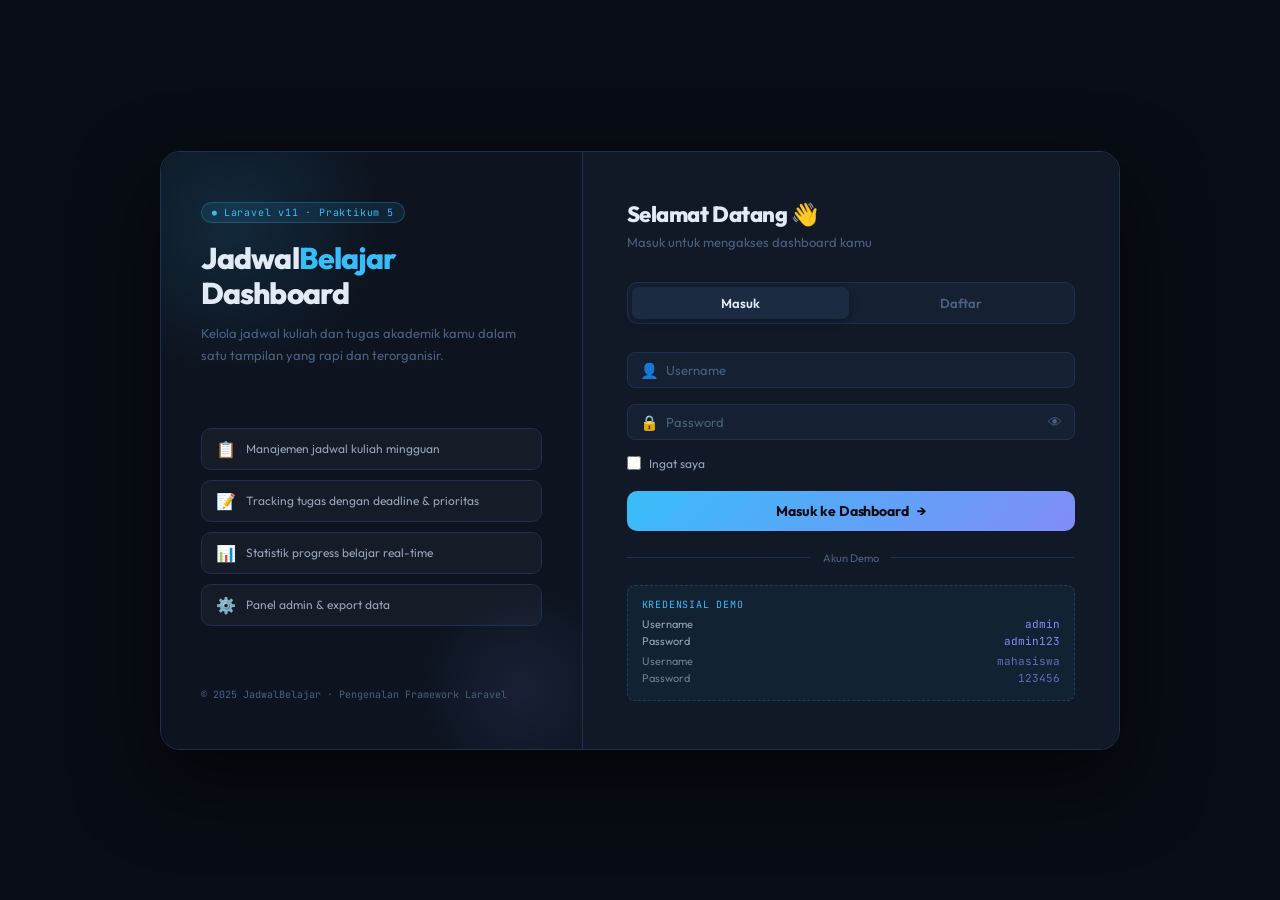
<file: jadwal-belajar-laravel.html>
<!DOCTYPE html>
<html lang="id">
<head>
<meta charset="UTF-8">
<meta name="viewport" content="width=device-width, initial-scale=1.0">
<title>Jadwal Belajar — Laravel App</title>
<link href="https://fonts.googleapis.com/css2?family=JetBrains+Mono:wght@400;600;700&family=Outfit:wght@300;400;500;600;700;800&display=swap" rel="stylesheet">
<style>
:root {
  --bg:       #080c14;
  --bg2:      #0d1420;
  --surface:  #111927;
  --surface2: #162033;
  --surface3: #1c2a42;
  --border:   #1e3050;
  --border2:  #243860;
  --accent:   #38bdf8;
  --accent2:  #818cf8;
  --green:    #34d399;
  --yellow:   #fbbf24;
  --red:      #f87171;
  --orange:   #fb923c;
  --text:     #e2eaf6;
  --text2:    #94a3b8;
  --text3:    #4a6080;
  --mono:     'JetBrains Mono', monospace;
  --sans:     'Outfit', sans-serif;
  --radius:   12px;
  --shadow:   0 8px 32px rgba(0,0,0,0.4);
}
*, *::before, *::after { box-sizing: border-box; margin: 0; padding: 0; }
body { background: var(--bg); color: var(--text); font-family: var(--sans); min-height: 100vh; overflow-x: hidden; }

.bg-grid {
  position: fixed; inset: 0; z-index: 0; pointer-events: none;
  background-image: linear-gradient(rgba(56,189,248,.03) 1px, transparent 1px), linear-gradient(90deg, rgba(56,189,248,.03) 1px, transparent 1px);
  background-size: 36px 36px;
}
.bg-glow { position: fixed; border-radius: 50%; filter: blur(120px); pointer-events: none; z-index: 0; }
.glow-1 { width:600px;height:600px; background:rgba(56,189,248,.05); top:-200px;left:-200px; }
.glow-2 { width:500px;height:500px; background:rgba(129,140,248,.04); bottom:-100px;right:-100px; }

.app { position: relative; z-index: 1; display: flex; min-height: 100vh; }

/* SIDEBAR */
.sidebar { width:240px;flex-shrink:0;background:var(--bg2);border-right:1px solid var(--border);display:flex;flex-direction:column;position:sticky;top:0;height:100vh;overflow:hidden; }
.sidebar-logo { padding:28px 20px 20px;border-bottom:1px solid var(--border); }
.logo-badge { display:inline-flex;align-items:center;gap:6px;background:rgba(56,189,248,.1);border:1px solid rgba(56,189,248,.25);color:var(--accent);font-family:var(--mono);font-size:10px;padding:3px 8px;border-radius:100px;margin-bottom:10px;letter-spacing:.08em; }
.logo-badge::before { content:'●';animation:blink 2s infinite;font-size:8px; }
@keyframes blink { 0%,100%{opacity:1}50%{opacity:.3} }
.logo-title { font-size:17px;font-weight:800;color:var(--text);letter-spacing:-.02em; }
.logo-title span { color:var(--accent); }
.logo-sub { font-size:11px;color:var(--text3);margin-top:2px;font-family:var(--mono); }
.sidebar-nav { padding:16px 12px;flex:1; }
.nav-label { font-family:var(--mono);font-size:9px;color:var(--text3);text-transform:uppercase;letter-spacing:.12em;padding:0 8px;margin-bottom:6px;margin-top:14px; }
.nav-item { display:flex;align-items:center;gap:10px;padding:9px 12px;border-radius:8px;cursor:pointer;color:var(--text2);font-size:13px;font-weight:500;transition:all .15s;margin-bottom:2px;border:1px solid transparent; }
.nav-item:hover { background:var(--surface);color:var(--text); }
.nav-item.active { background:rgba(56,189,248,.1);color:var(--accent);border-color:rgba(56,189,248,.2); }
.nav-item .nav-badge { margin-left:auto;background:var(--red);color:#fff;font-family:var(--mono);font-size:10px;padding:1px 7px;border-radius:100px;min-width:20px;text-align:center; }
.nav-icon { font-size:15px;width:20px;text-align:center; }
.sidebar-footer { padding:14px 20px;border-top:1px solid var(--border);font-family:var(--mono);font-size:10px;color:var(--text3); }

/* MAIN */
.main { flex:1;display:flex;flex-direction:column;min-width:0; }
.topbar { height:60px;border-bottom:1px solid var(--border);display:flex;align-items:center;justify-content:space-between;padding:0 28px;background:rgba(8,12,20,.8);backdrop-filter:blur(12px);position:sticky;top:0;z-index:10; }
.topbar-title { font-size:15px;font-weight:700;color:var(--text);letter-spacing:-.01em; }
.topbar-sub { font-size:11px;color:var(--text3);font-family:var(--mono);margin-top:1px; }
.topbar-actions { display:flex;gap:8px;align-items:center; }

/* BUTTONS */
.btn { display:inline-flex;align-items:center;gap:7px;padding:8px 16px;border-radius:8px;font-family:var(--sans);font-size:13px;font-weight:600;cursor:pointer;border:none;transition:all .15s;letter-spacing:-.01em; }
.btn-primary { background:var(--accent);color:#080c14; }
.btn-primary:hover { background:#7dd3fc;transform:translateY(-1px);box-shadow:0 4px 16px rgba(56,189,248,.3); }
.btn-ghost { background:transparent;color:var(--text2);border:1px solid var(--border2); }
.btn-ghost:hover { background:var(--surface);color:var(--text); }
.btn-danger { background:rgba(248,113,113,.1);color:var(--red);border:1px solid rgba(248,113,113,.25); }
.btn-danger:hover { background:rgba(248,113,113,.2); }
.btn-success { background:rgba(52,211,153,.1);color:var(--green);border:1px solid rgba(52,211,153,.25); }
.btn-success:hover { background:rgba(52,211,153,.2); }
.btn-warn { background:rgba(251,191,36,.1);color:var(--yellow);border:1px solid rgba(251,191,36,.25); }
.btn-warn:hover { background:rgba(251,191,36,.2); }
.btn-purple { background:rgba(129,140,248,.1);color:var(--accent2);border:1px solid rgba(129,140,248,.25); }
.btn-purple:hover { background:rgba(129,140,248,.2); }
.btn-sm { padding:5px 10px;font-size:11px;border-radius:6px; }

/* CONTENT */
.content { padding:28px;flex:1; }
.view { display:none; }
.view.active { display:block;animation:fadeIn .25s ease; }
@keyframes fadeIn { from{opacity:0;transform:translateY(6px)}to{opacity:1;transform:none} }

/* STATS */
.stats-row { display:grid;grid-template-columns:repeat(4,1fr);gap:14px;margin-bottom:28px; }
.stat-card { background:var(--surface);border:1px solid var(--border);border-radius:var(--radius);padding:18px 20px;transition:border-color .2s; }
.stat-card:hover { border-color:var(--border2); }
.stat-card-label { font-family:var(--mono);font-size:10px;color:var(--text3);text-transform:uppercase;letter-spacing:.1em;margin-bottom:8px; }
.stat-card-val { font-size:26px;font-weight:800;letter-spacing:-.03em; }
.stat-card-val.c-accent{color:var(--accent)}.stat-card-val.c-green{color:var(--green)}.stat-card-val.c-yellow{color:var(--yellow)}.stat-card-val.c-purple{color:var(--accent2)}.stat-card-val.c-red{color:var(--red)}.stat-card-val.c-orange{color:var(--orange)}
.stat-card-sub { font-size:11px;color:var(--text3);margin-top:4px; }

/* TABLE */
.table-wrap { background:var(--surface);border:1px solid var(--border);border-radius:var(--radius);overflow:hidden; }
.table-head { display:flex;align-items:center;justify-content:space-between;padding:16px 20px;border-bottom:1px solid var(--border);gap:12px;flex-wrap:wrap; }
.table-head-title { font-size:14px;font-weight:700;color:var(--text); }
.search-box { display:flex;align-items:center;gap:8px;background:var(--surface2);border:1px solid var(--border);border-radius:8px;padding:6px 12px; }
.search-box input { background:none;border:none;outline:none;color:var(--text);font-family:var(--sans);font-size:12px;width:180px; }
.search-box input::placeholder { color:var(--text3); }
table { width:100%;border-collapse:collapse; }
thead th { text-align:left;padding:11px 18px;font-family:var(--mono);font-size:10px;color:var(--text3);text-transform:uppercase;letter-spacing:.1em;background:var(--surface2);border-bottom:1px solid var(--border); }
tbody tr { border-bottom:1px solid var(--border);transition:background .15s; }
tbody tr:last-child { border-bottom:none; }
tbody tr:hover { background:var(--surface2); }
tbody td { padding:13px 18px;font-size:13px;color:var(--text2);vertical-align:middle; }
tbody td:first-child { color:var(--text);font-weight:500; }
.actions { display:flex;gap:6px; }

/* BADGES */
.badge-pill { display:inline-block;padding:3px 10px;border-radius:100px;font-size:11px;font-weight:600;font-family:var(--mono); }
.badge-senin{background:rgba(56,189,248,.12);color:var(--accent)}
.badge-selasa{background:rgba(129,140,248,.12);color:var(--accent2)}
.badge-rabu{background:rgba(52,211,153,.12);color:var(--green)}
.badge-kamis{background:rgba(251,191,36,.12);color:var(--yellow)}
.badge-jumat{background:rgba(248,113,113,.12);color:var(--red)}
.badge-sabtu{background:rgba(167,139,250,.12);color:#c084fc}
.badge-minggu{background:rgba(251,113,133,.12);color:#fb7185}

.status-dot { width:7px;height:7px;border-radius:50%;display:inline-block;margin-right:6px; }
.dot-aktif{background:var(--green);box-shadow:0 0 6px var(--green)}
.dot-selesai{background:var(--text3)}
.dot-pending{background:var(--yellow)}
.dot-belum{background:var(--red);box-shadow:0 0 6px var(--red)}
.dot-sedang{background:var(--yellow);box-shadow:0 0 6px var(--yellow)}
.dot-done{background:var(--green);box-shadow:0 0 6px var(--green)}

/* EMPTY */
.empty-state { padding:60px 20px;text-align:center; }
.empty-icon { font-size:40px;margin-bottom:12px;opacity:.4; }
.empty-text { font-size:14px;color:var(--text3); }

/* MODAL */
.modal-overlay { display:none;position:fixed;inset:0;z-index:100;background:rgba(0,0,0,.7);backdrop-filter:blur(4px);align-items:center;justify-content:center;padding:20px; }
.modal-overlay.open { display:flex;animation:fadeIn .2s; }
.modal { background:var(--surface);border:1px solid var(--border2);border-radius:16px;width:100%;max-width:520px;box-shadow:var(--shadow);overflow:hidden; }
.modal-header { display:flex;align-items:center;justify-content:space-between;padding:20px 24px 16px;border-bottom:1px solid var(--border); }
.modal-title { font-size:16px;font-weight:700;color:var(--text); }
.modal-close { width:28px;height:28px;border-radius:7px;background:var(--surface2);border:1px solid var(--border);cursor:pointer;color:var(--text3);display:flex;align-items:center;justify-content:center;font-size:16px;transition:all .15s; }
.modal-close:hover { color:var(--text);background:var(--surface3); }
.modal-body { padding:20px 24px 24px;max-height:70vh;overflow-y:auto; }
.modal-footer { display:flex;gap:8px;justify-content:flex-end;padding:16px 24px;border-top:1px solid var(--border); }

/* FORM */
.form-row { display:grid;grid-template-columns:1fr 1fr;gap:14px; }
.form-group { margin-bottom:16px; }
.form-label { display:block;font-size:11px;font-weight:600;color:var(--text2);font-family:var(--mono);text-transform:uppercase;letter-spacing:.08em;margin-bottom:6px; }
.form-control { width:100%;background:var(--surface2);border:1px solid var(--border);border-radius:8px;padding:9px 13px;color:var(--text);font-family:var(--sans);font-size:13px;outline:none;transition:border-color .15s; }
.form-control:focus { border-color:var(--accent);box-shadow:0 0 0 3px rgba(56,189,248,.1); }
.form-control::placeholder { color:var(--text3); }
select.form-control { cursor:pointer;appearance:none;background-image:url("data:image/svg+xml,%3Csvg xmlns='http://www.w3.org/2000/svg' width='12' height='12' fill='%2394a3b8' viewBox='0 0 16 16'%3E%3Cpath d='M7.247 11.14L2.451 5.658C1.885 5.013 2.345 4 3.204 4h9.592a1 1 0 0 1 .753 1.659l-4.796 5.48a1 1 0 0 1-1.506 0z'/%3E%3C/svg%3E");background-repeat:no-repeat;background-position:right 12px center;padding-right:32px; }
select.form-control option { background:var(--surface); }
textarea.form-control { resize:vertical;min-height:80px; }

/* DETAIL */
.detail-grid { display:grid;grid-template-columns:1fr 1fr;gap:14px; }
.detail-field { background:var(--surface2);border:1px solid var(--border);border-radius:8px;padding:12px 16px; }
.detail-field-label { font-family:var(--mono);font-size:10px;color:var(--text3);text-transform:uppercase;letter-spacing:.1em;margin-bottom:4px; }
.detail-field-val { font-size:14px;color:var(--text);font-weight:500; }

/* DEADLINE */
.deadline-urgent { color:var(--red);font-weight:700; }
.deadline-soon   { color:var(--yellow);font-weight:600; }
.deadline-ok     { color:var(--green); }
.deadline-past   { color:var(--text3);text-decoration:line-through; }

/* PROGRESS BAR */
.prog-bar-wrap { height:5px;background:var(--border);border-radius:100px;overflow:hidden;margin-top:8px; }
.prog-bar-fill { height:100%;border-radius:100px;transition:width .6s; }

/* ADMIN GRID */
.admin-grid { display:grid;grid-template-columns:1fr 1fr;gap:16px;margin-bottom:24px; }
.admin-card { background:var(--surface);border:1px solid var(--border);border-radius:var(--radius);padding:22px 24px; }
.admin-card-title { font-size:14px;font-weight:700;color:var(--text);margin-bottom:16px;display:flex;align-items:center;gap:8px; }
.admin-profile-row { display:flex;align-items:center;gap:14px;margin-bottom:16px; }
.avatar { width:52px;height:52px;border-radius:12px;background:linear-gradient(135deg,var(--accent),var(--accent2));display:flex;align-items:center;justify-content:center;font-size:22px;flex-shrink:0; }
.profile-name { font-size:16px;font-weight:700;color:var(--text); }
.profile-role { font-size:11px;color:var(--accent);font-family:var(--mono);margin-top:2px; }
.danger-zone { border-color:rgba(248,113,113,.3);background:rgba(248,113,113,.04); }
.danger-zone .admin-card-title { color:var(--red); }
.danger-actions { display:flex;flex-direction:column;gap:10px; }
.danger-item { display:flex;align-items:center;justify-content:space-between;padding:12px 14px;background:var(--surface2);border:1px solid var(--border);border-radius:8px; }
.danger-item-label { font-size:13px;color:var(--text2);font-weight:500; }
.danger-item-sub { font-size:11px;color:var(--text3);margin-top:2px; }
.activity-list { display:flex;flex-direction:column;gap:8px; }
.activity-item { display:flex;align-items:flex-start;gap:10px;padding:10px 12px;background:var(--surface2);border-radius:8px; }
.activity-dot { width:8px;height:8px;border-radius:50%;margin-top:4px;flex-shrink:0; }
.activity-text { font-size:12px;color:var(--text2);line-height:1.5; }
.activity-time { font-size:10px;color:var(--text3);font-family:var(--mono);margin-top:2px; }

/* TOAST */
.toast-container { position:fixed;bottom:24px;right:24px;z-index:200;display:flex;flex-direction:column;gap:8px; }
.toast { background:var(--surface3);border:1px solid var(--border2);border-radius:10px;padding:12px 16px;font-size:13px;color:var(--text);display:flex;align-items:center;gap:10px;box-shadow:var(--shadow);animation:slideIn .25s ease;min-width:240px; }
@keyframes slideIn { from{transform:translateX(40px);opacity:0}to{transform:none;opacity:1} }
.toast.success .toast-icon{color:var(--green)}.toast.error .toast-icon{color:var(--red)}.toast.info .toast-icon{color:var(--accent)}

::-webkit-scrollbar{width:5px;height:5px}::-webkit-scrollbar-track{background:transparent}::-webkit-scrollbar-thumb{background:var(--border2);border-radius:10px}

@media(max-width:768px){.sidebar{display:none}.stats-row{grid-template-columns:1fr 1fr}.form-row{grid-template-columns:1fr}.detail-grid{grid-template-columns:1fr}.admin-grid{grid-template-columns:1fr}}

/* ══ LOGOUT SCREEN ══ */
#logout-screen {
  display: none;
  position: fixed; inset: 0; z-index: 998;
  background: var(--bg);
  align-items: center; justify-content: center;
  flex-direction: column; gap: 0;
}
#logout-screen.show { display: flex; animation: fadeIn .25s ease; }

.logout-card {
  display: flex; flex-direction: column; align-items: center;
  gap: 0; text-align: center;
}

.logout-illustration {
  width: 220px; height: 220px; margin-bottom: 8px;
}

.logout-title {
  font-family: var(--sans); font-size: 26px; font-weight: 800;
  color: var(--text); letter-spacing: -.03em; margin-bottom: 8px;
}
.logout-title span { color: var(--accent); }

.logout-sub {
  font-size: 14px; color: var(--text3); margin-bottom: 32px; line-height: 1.6;
}

.logout-stats {
  display: flex; gap: 24px; margin-bottom: 36px;
}
.logout-stat {
  background: var(--surface); border: 1px solid var(--border);
  border-radius: 12px; padding: 14px 22px; text-align: center;
}
.logout-stat-val {
  font-family: var(--sans); font-size: 22px; font-weight: 800;
  color: var(--accent);
}
.logout-stat-label {
  font-family: var(--mono); font-size: 10px; color: var(--text3);
  text-transform: uppercase; letter-spacing: .08em; margin-top: 4px;
}

.logout-progress {
  width: 260px; margin-bottom: 32px;
}
.logout-progress-label {
  display: flex; justify-content: space-between;
  font-family: var(--mono); font-size: 11px; color: var(--text3); margin-bottom: 8px;
}
.logout-progress-track {
  height: 6px; background: var(--border); border-radius: 100px; overflow: hidden;
}
.logout-progress-fill {
  height: 100%; border-radius: 100px;
  background: linear-gradient(90deg, var(--accent), var(--green));
  transition: width .8s cubic-bezier(.4,0,.2,1);
}

.logout-dot-row {
  display: flex; gap: 8px; margin-bottom: 32px;
}
.logout-dot {
  width: 8px; height: 8px; border-radius: 50%;
  background: var(--border); transition: background .4s;
}
.logout-dot.active { background: var(--accent); }

/* Animated SVG illustration */
.logout-svg-wrap {
  position: relative; width: 220px; height: 220px;
}
.logout-svg-wrap svg { width: 100%; height: 100%; }

/* floating particles around illustration */
.logout-particle {
  position: absolute; border-radius: 50%;
  animation: floatPart 3s ease-in-out infinite;
}
@keyframes floatPart {
  0%,100% { transform: translateY(0) scale(1); opacity: .7; }
  50%      { transform: translateY(-12px) scale(1.1); opacity: 1; }
}

/* ══ LOGIN PAGE ══ */
#login-page {
  position: fixed; inset: 0; z-index: 999;
  display: flex; align-items: center; justify-content: center;
  background: var(--bg);
}
#login-page.hidden { display: none; }

.login-split {
  display: flex; width: 100%; max-width: 960px; min-height: 560px;
  border: 1px solid var(--border); border-radius: 20px; overflow: hidden;
  box-shadow: 0 32px 80px rgba(0,0,0,.6);
  animation: loginIn .4s cubic-bezier(.22,1,.36,1);
}
@keyframes loginIn { from{opacity:0;transform:scale(.96) translateY(16px)} to{opacity:1;transform:none} }

/* Left panel */
.login-left {
  width: 44%; background: var(--bg2);
  border-right: 1px solid var(--border);
  padding: 48px 40px;
  display: flex; flex-direction: column; justify-content: space-between;
  position: relative; overflow: hidden;
}
.login-left::before {
  content:''; position:absolute; width:300px;height:300px;
  background:radial-gradient(circle, rgba(56,189,248,.12) 0%, transparent 70%);
  top:-80px;left:-80px; border-radius:50%;
}
.login-left::after {
  content:''; position:absolute; width:200px;height:200px;
  background:radial-gradient(circle, rgba(129,140,248,.1) 0%, transparent 70%);
  bottom:-40px;right:-40px; border-radius:50%;
}
.login-brand { position: relative; z-index: 1; }
.login-brand-badge {
  display:inline-flex;align-items:center;gap:6px;
  background:rgba(56,189,248,.1);border:1px solid rgba(56,189,248,.25);
  color:var(--accent);font-family:var(--mono);font-size:10px;
  padding:3px 10px;border-radius:100px;margin-bottom:18px;letter-spacing:.08em;
}
.login-brand-badge::before{content:'●';animation:blink 2s infinite;font-size:8px;}
.login-brand-title {
  font-size: 30px; font-weight: 800; color: var(--text);
  letter-spacing: -.03em; line-height: 1.15; margin-bottom: 12px;
}
.login-brand-title span { color: var(--accent); }
.login-brand-desc { font-size: 13px; color: var(--text3); line-height: 1.7; }

.login-features { position:relative;z-index:1;display:flex;flex-direction:column;gap:10px; }
.login-feature {
  display:flex;align-items:center;gap:10px;
  padding:10px 14px;background:rgba(255,255,255,.03);
  border:1px solid var(--border);border-radius:10px;
}
.login-feature-icon { font-size:16px;flex-shrink:0; }
.login-feature-text { font-size:12px;color:var(--text2); }

.login-footer-brand { position:relative;z-index:1;font-family:var(--mono);font-size:10px;color:var(--text3); }

/* Right panel */
.login-right {
  flex:1; background:var(--surface);
  padding: 48px 44px;
  display:flex;flex-direction:column;justify-content:center;
}
.login-form-title {
  font-size:22px;font-weight:800;color:var(--text);
  letter-spacing:-.02em;margin-bottom:6px;
}
.login-form-sub { font-size:13px;color:var(--text3);margin-bottom:32px; }

.login-tabs {
  display:flex;gap:4px;background:var(--surface2);
  border:1px solid var(--border);border-radius:10px;
  padding:4px;margin-bottom:28px;
}
.login-tab {
  flex:1;text-align:center;padding:8px;border-radius:7px;
  font-size:13px;font-weight:600;cursor:pointer;color:var(--text3);
  transition:all .15s;
}
.login-tab.active { background:var(--surface3);color:var(--text);box-shadow:0 2px 8px rgba(0,0,0,.3); }

.input-group { position:relative;margin-bottom:16px; }
.input-icon {
  position:absolute;left:13px;top:50%;transform:translateY(-50%);
  font-size:15px;color:var(--text3);pointer-events:none;
}
.input-group .form-control { padding-left:38px; }
.input-group .input-eye {
  position:absolute;right:13px;top:50%;transform:translateY(-50%);
  font-size:14px;color:var(--text3);cursor:pointer;
  transition:color .15s;user-select:none;
}
.input-group .input-eye:hover { color:var(--accent); }

.login-remember {
  display:flex;align-items:center;gap:8px;margin-bottom:20px;cursor:pointer;
}
.login-remember input[type=checkbox] { accent-color:var(--accent);width:14px;height:14px; }
.login-remember span { font-size:12px;color:var(--text2); }

.btn-login {
  width:100%;padding:11px;font-size:14px;font-weight:700;
  background:linear-gradient(135deg,var(--accent),var(--accent2));
  color:#080c14;border:none;border-radius:10px;cursor:pointer;
  transition:all .2s;letter-spacing:-.01em;font-family:var(--sans);
  display:flex;align-items:center;justify-content:center;gap:8px;
}
.btn-login:hover { opacity:.9;transform:translateY(-1px);box-shadow:0 6px 20px rgba(56,189,248,.3); }
.btn-login:active { transform:none; }

.login-divider {
  display:flex;align-items:center;gap:12px;margin:20px 0;
}
.login-divider span { font-size:11px;color:var(--text3);white-space:nowrap; }
.login-divider::before,.login-divider::after {
  content:'';flex:1;height:1px;background:var(--border);
}

.login-hint {
  margin-top:20px;padding:12px 14px;background:rgba(56,189,248,.06);
  border:1px dashed rgba(56,189,248,.2);border-radius:8px;
}
.login-hint-label {font-family:var(--mono);font-size:10px;color:var(--accent);margin-bottom:6px;text-transform:uppercase;letter-spacing:.08em;}
.login-hint-row {display:flex;justify-content:space-between;font-size:11px;color:var(--text2);margin-bottom:3px;}
.login-hint-row span:last-child {font-family:var(--mono);color:var(--accent2);}

.login-error {
  background:rgba(248,113,113,.1);border:1px solid rgba(248,113,113,.3);
  color:var(--red);font-size:12px;padding:9px 13px;border-radius:8px;
  margin-bottom:16px;display:none;
}
.login-error.show { display:block;animation:fadeIn .2s; }

@media(max-width:640px) {
  .login-left { display:none; }
  .login-split { max-width:400px; }
}
</style>
</head>
<body>
<div class="bg-grid"></div>
<div class="bg-glow glow-1"></div>
<div class="bg-glow glow-2"></div>

<!-- ══════════════════ LOGIN PAGE ══════════════════ -->
<div id="login-page">
  <div class="login-split">
    <div class="login-left">
      <div class="login-brand">
        <div class="login-brand-badge">Laravel v11 · Praktikum 5</div>
        <div class="login-brand-title">Jadwal<span>Belajar</span><br>Dashboard</div>
        <div class="login-brand-desc">Kelola jadwal kuliah dan tugas akademik kamu dalam satu tampilan yang rapi dan terorganisir.</div>
      </div>
      <div class="login-features">
        <div class="login-feature"><span class="login-feature-icon">&#x1F4CB;</span><span class="login-feature-text">Manajemen jadwal kuliah mingguan</span></div>
        <div class="login-feature"><span class="login-feature-icon">&#x1F4DD;</span><span class="login-feature-text">Tracking tugas dengan deadline &amp; prioritas</span></div>
        <div class="login-feature"><span class="login-feature-icon">&#x1F4CA;</span><span class="login-feature-text">Statistik progress belajar real-time</span></div>
        <div class="login-feature"><span class="login-feature-icon">&#x2699;&#xFE0F;</span><span class="login-feature-text">Panel admin &amp; export data</span></div>
      </div>
      <div class="login-footer-brand">&#xA9; 2025 JadwalBelajar &#xB7; Pengenalan Framework Laravel</div>
    </div>
    <div class="login-right">
      <div class="login-form-title">Selamat Datang &#x1F44B;</div>
      <div class="login-form-sub">Masuk untuk mengakses dashboard kamu</div>
      <div class="login-tabs">
        <div class="login-tab active" id="tab-login" onclick="switchAuthTab('login')">Masuk</div>
        <div class="login-tab" id="tab-register" onclick="switchAuthTab('register')">Daftar</div>
      </div>
      <div class="login-error" id="login-error"></div>
      <!-- LOGIN FORM -->
      <div id="form-login">
        <div class="input-group">
          <span class="input-icon">&#x1F464;</span>
          <input class="form-control" id="l-username" placeholder="Username" onkeydown="if(event.key==='Enter')doLogin()">
        </div>
        <div class="input-group">
          <span class="input-icon">&#x1F512;</span>
          <input class="form-control" id="l-password" type="password" placeholder="Password" onkeydown="if(event.key==='Enter')doLogin()">
          <span class="input-eye" id="l-eye" onclick="toggleEye('l-password','l-eye')">&#x1F441;</span>
        </div>
        <label class="login-remember">
          <input type="checkbox" id="l-remember">
          <span>Ingat saya</span>
        </label>
        <button class="btn-login" onclick="doLogin()"><span>Masuk ke Dashboard</span> &#x2192;</button>
        <div class="login-divider"><span>Akun Demo</span></div>
        <div class="login-hint">
          <div class="login-hint-label">Kredensial Demo</div>
          <div class="login-hint-row"><span>Username</span><span>admin</span></div>
          <div class="login-hint-row"><span>Password</span><span>admin123</span></div>
          <div class="login-hint-row" style="margin-top:6px;opacity:.7"><span>Username</span><span>mahasiswa</span></div>
          <div class="login-hint-row" style="opacity:.7"><span>Password</span><span>123456</span></div>
        </div>
      </div>
      <!-- REGISTER FORM -->
      <div id="form-register" style="display:none">
        <div class="form-row" style="margin-bottom:0">
          <div class="input-group">
            <span class="input-icon">&#x270F;&#xFE0F;</span>
            <input class="form-control" id="r-name" placeholder="Nama Lengkap">
          </div>
          <div class="input-group">
            <span class="input-icon">&#x1F393;</span>
            <input class="form-control" id="r-nim" placeholder="NIM">
          </div>
        </div>
        <div class="input-group">
          <span class="input-icon">&#x1F464;</span>
          <input class="form-control" id="r-username" placeholder="Username (min. 4 karakter)">
        </div>
        <div class="input-group">
          <span class="input-icon">&#x1F512;</span>
          <input class="form-control" id="r-password" type="password" placeholder="Password (min. 6 karakter)">
          <span class="input-eye" id="r-eye" onclick="toggleEye('r-password','r-eye')">&#x1F441;</span>
        </div>
        <div class="input-group">
          <span class="input-icon">&#x1F512;</span>
          <input class="form-control" id="r-confirm" type="password" placeholder="Konfirmasi Password" onkeydown="if(event.key==='Enter')doRegister()">
        </div>
        <button class="btn-login" onclick="doRegister()"><span>Buat Akun</span> &#x2192;</button>
      </div>
    </div>
  </div>
</div>
<!-- ══════════════════ END LOGIN PAGE ══════════════════ -->

<!-- ══════════════════ LOGOUT SCREEN ══════════════════ -->
<div id="logout-screen">
  <div class="logout-card">
    <div class="logout-svg-wrap">
      <div class="logout-particle" style="width:10px;height:10px;background:var(--accent);top:20px;left:30px;animation-delay:0s;opacity:.5"></div>
      <div class="logout-particle" style="width:6px;height:6px;background:var(--accent2);top:40px;right:25px;animation-delay:.6s;opacity:.4"></div>
      <div class="logout-particle" style="width:8px;height:8px;background:var(--green);bottom:30px;left:20px;animation-delay:1.2s;opacity:.5"></div>
      <div class="logout-particle" style="width:5px;height:5px;background:var(--yellow);bottom:50px;right:30px;animation-delay:.3s;opacity:.4"></div>
      <svg viewBox="0 0 220 220" fill="none" xmlns="http://www.w3.org/2000/svg">
        <circle cx="110" cy="110" r="100" fill="#111927" stroke="#1e3050" stroke-width="1.5"/>
        <circle cx="110" cy="110" r="85" fill="#0d1420" opacity=".6"/>
        <rect x="40" y="148" width="140" height="8" rx="4" fill="#162033" stroke="#1e3050" stroke-width="1"/>
        <rect x="62" y="100" width="96" height="52" rx="6" fill="#1c2a42" stroke="#243860" stroke-width="1.5"/>
        <rect x="67" y="105" width="86" height="40" rx="3" fill="#0a0e1a"/>
        <rect x="72" y="111" width="30" height="3" rx="1.5" fill="#38bdf8" opacity=".8"/>
        <rect x="72" y="117" width="50" height="3" rx="1.5" fill="#818cf8" opacity=".6"/>
        <rect x="72" y="123" width="40" height="3" rx="1.5" fill="#34d399" opacity=".6"/>
        <rect x="72" y="129" width="35" height="3" rx="1.5" fill="#fbbf24" opacity=".5"/>
        <rect x="72" y="135" width="55" height="3" rx="1.5" fill="#38bdf8" opacity=".4"/>
        <rect x="128" y="111" width="2" height="10" rx="1" fill="#38bdf8" opacity=".9">
          <animate attributeName="opacity" values="0.9;0;0.9" dur="1.2s" repeatCount="indefinite"/>
        </rect>
        <rect x="62" y="150" width="96" height="4" rx="2" fill="#162033" stroke="#1e3050" stroke-width="1"/>
        <rect x="56" y="154" width="108" height="6" rx="3" fill="#1c2a42" stroke="#243860" stroke-width="1"/>
        <g transform="translate(140, 72)">
          <ellipse cx="18" cy="28" rx="14" ry="18" fill="#fbbf24" opacity=".9"/>
          <rect x="6" y="10" width="7" height="16" rx="3.5" fill="#fbbf24">
            <animateTransform attributeName="transform" type="rotate" values="0 9.5 10;-10 9.5 10;0 9.5 10" dur="1.6s" repeatCount="indefinite"/>
          </rect>
          <rect x="15" y="7" width="7" height="18" rx="3.5" fill="#fbbf24">
            <animateTransform attributeName="transform" type="rotate" values="0 18.5 7;8 18.5 7;0 18.5 7" dur="1.6s" begin=".1s" repeatCount="indefinite"/>
          </rect>
          <rect x="24" y="9" width="7" height="17" rx="3.5" fill="#fbbf24">
            <animateTransform attributeName="transform" type="rotate" values="0 27.5 9;10 27.5 9;0 27.5 9" dur="1.6s" begin=".2s" repeatCount="indefinite"/>
          </rect>
          <animateTransform attributeName="transform" type="rotate" values="0 18 28;15 18 28;-5 18 28;15 18 28;0 18 28" dur="1.6s" repeatCount="indefinite" additive="sum"/>
        </g>
        <g transform="translate(55, 52)">
          <rect x="0" y="0" width="72" height="30" rx="10" fill="#162033" stroke="#243860" stroke-width="1.5"/>
          <polygon points="52,30 62,38 58,30" fill="#162033"/>
          <text x="36" y="20" text-anchor="middle" font-family="Outfit,sans-serif" font-size="12" font-weight="700" fill="#38bdf8">Sampai jumpa!</text>
        </g>
        <circle cx="48" cy="65" r="2" fill="#fbbf24" opacity=".7">
          <animate attributeName="opacity" values=".7;0.2;.7" dur="2s" repeatCount="indefinite"/>
        </circle>
        <circle cx="170" cy="55" r="2.5" fill="#818cf8" opacity=".6">
          <animate attributeName="opacity" values=".6;0.1;.6" dur="2.5s" begin=".5s" repeatCount="indefinite"/>
        </circle>
        <circle cx="185" cy="90" r="1.5" fill="#38bdf8" opacity=".5">
          <animate attributeName="opacity" values=".5;0.1;.5" dur="1.8s" begin="1s" repeatCount="indefinite"/>
        </circle>
        <circle cx="35" cy="90" r="2" fill="#34d399" opacity=".5">
          <animate attributeName="opacity" values=".5;0.1;.5" dur="2.2s" begin=".3s" repeatCount="indefinite"/>
        </circle>
      </svg>
    </div>
    <div class="logout-title">Kamu telah <span>keluar</span></div>
    <div class="logout-sub" id="logout-name-msg">Sampai jumpa lagi! Jangan lupa belajar ya.</div>
    <div class="logout-stats">
      <div class="logout-stat">
        <div class="logout-stat-val" id="ls-jadwal">0</div>
        <div class="logout-stat-label">Jadwal</div>
      </div>
      <div class="logout-stat">
        <div class="logout-stat-val" id="ls-tugas">0</div>
        <div class="logout-stat-label">Total Tugas</div>
      </div>
      <div class="logout-stat">
        <div class="logout-stat-val" id="ls-selesai">0%</div>
        <div class="logout-stat-label">Progress</div>
      </div>
    </div>
    <div class="logout-progress">
      <div class="logout-progress-label">
        <span>Progress Tugas</span>
        <span id="ls-pct">0%</span>
      </div>
      <div class="logout-progress-track">
        <div class="logout-progress-fill" id="ls-prog-fill" style="width:0%"></div>
      </div>
    </div>
    <button class="btn-login" style="width:260px" onclick="goBackToLogin()">
      &larr; Kembali ke Halaman Login
    </button>
  </div>
</div>
<!-- ══════════════════ END LOGOUT SCREEN ══════════════════ -->

<div class="app" id="main-app" style="display:none">
  <!-- SIDEBAR -->
  <aside class="sidebar">
    <div class="sidebar-logo">
      <div class="logo-title">Jadwal<span>Belajar</span></div>
    </div>
    <nav class="sidebar-nav">
      <div class="nav-label">Menu Utama</div>
      <div class="nav-item active" onclick="showView('dashboard')" id="nav-dashboard">
        <span class="nav-icon">⊞</span> Dashboard
      </div>
      <div class="nav-item" onclick="showView('jadwal')" id="nav-jadwal">
        <span class="nav-icon">📋</span> Data Jadwal
      </div>
      <div class="nav-item" onclick="showView('tugas')" id="nav-tugas">
        <span class="nav-icon">📝</span> Tugas
        <span class="nav-badge" id="nav-tugas-badge" style="display:none">0</span>
      </div>
      <div class="nav-label">Sistem</div>
      <div class="nav-item" onclick="showView('admin')" id="nav-admin">
        <span class="nav-icon">⚙️</span> Admin
      </div>
    </nav>
    <div class="sidebar-footer">Praktikum 5 · Pengenalan Framework</div>
  </aside>

  <!-- MAIN -->
  <div class="main">
    <div class="topbar">
      <div>
        <div class="topbar-title" id="topbar-title">Dashboard</div>
        <div class="topbar-sub" id="topbar-sub">localhost:8000/dashboard</div>
      </div>
      <div class="topbar-actions" id="topbar-actions">
        <button class="btn btn-primary" onclick="openJadwalModal()">+ Jadwal</button>
      </div>
    </div>

    <div class="content">

      <!-- ══════════════════ DASHBOARD ══════════════════ -->
      <div class="view active" id="view-dashboard">
        <div class="stats-row">
          <div class="stat-card">
            <div class="stat-card-label">Total Jadwal</div>
            <div class="stat-card-val c-accent" id="d-jadwal">0</div>
            <div class="stat-card-sub">entri terdaftar</div>
          </div>
          <div class="stat-card">
            <div class="stat-card-label">Tugas Aktif</div>
            <div class="stat-card-val c-red" id="d-tugas-aktif">0</div>
            <div class="stat-card-sub">belum & sedang</div>
          </div>
          <div class="stat-card">
            <div class="stat-card-label">Tugas Selesai</div>
            <div class="stat-card-val c-green" id="d-tugas-selesai">0</div>
            <div class="stat-card-sub">sudah dikerjakan</div>
          </div>
          <div class="stat-card">
            <div class="stat-card-label">Deadline Dekat</div>
            <div class="stat-card-val c-yellow" id="d-deadline">0</div>
            <div class="stat-card-sub">dalam 3 hari</div>
          </div>
        </div>

        <div style="display:grid;grid-template-columns:1fr 1fr;gap:16px;">
          <div class="table-wrap">
            <div class="table-head">
              <span class="table-head-title">📋 Jadwal Terbaru</span>
              <button class="btn btn-ghost btn-sm" onclick="showView('jadwal')">Lihat Semua →</button>
            </div>
            <table><thead><tr><th>Mapel</th><th>Hari</th><th>Jam</th></tr></thead>
            <tbody id="d-jadwal-table"></tbody></table>
          </div>
          <div class="table-wrap">
            <div class="table-head">
              <span class="table-head-title">📝 Tugas Mendatang</span>
              <button class="btn btn-ghost btn-sm" onclick="showView('tugas')">Lihat Semua →</button>
            </div>
            <table><thead><tr><th>Tugas</th><th>Deadline</th><th>Status</th></tr></thead>
            <tbody id="d-tugas-table"></tbody></table>
          </div>
        </div>
      </div>

      <!-- ══════════════════ JADWAL ══════════════════ -->
      <div class="view" id="view-jadwal">
        <div class="table-wrap">
          <div class="table-head">
            <span class="table-head-title">Data Jadwal Belajar <span id="jadwal-count" style="font-size:11px;font-family:var(--mono);color:var(--text3);margin-left:8px;"></span></span>
            <div class="search-box">
              <span style="color:var(--text3);font-size:13px">🔍</span>
              <input type="text" id="jadwal-search" placeholder="Cari jadwal..." oninput="renderJadwalTable()">
            </div>
          </div>
          <table>
            <thead><tr><th>#</th><th>Mata Pelajaran</th><th>Hari</th><th>Jam Mulai</th><th>Jam Selesai</th><th>Ruangan</th><th>Status</th><th>Aksi</th></tr></thead>
            <tbody id="jadwal-tbody"></tbody>
          </table>
        </div>
      </div>

      <!-- ══════════════════ TUGAS ══════════════════ -->
      <div class="view" id="view-tugas">
        <!-- Progress bar -->
        <div class="table-wrap" style="margin-bottom:20px;">
          <div style="padding:18px 22px;">
            <div style="display:flex;justify-content:space-between;align-items:center;margin-bottom:10px;">
              <span style="font-size:13px;font-weight:700;color:var(--text)">Progress Tugas</span>
              <span style="font-family:var(--mono);font-size:12px;color:var(--accent)" id="tugas-pct">0%</span>
            </div>
            <div class="prog-bar-wrap">
              <div class="prog-bar-fill" id="tugas-prog" style="width:0%;background:linear-gradient(90deg,var(--accent),var(--green))"></div>
            </div>
            <div style="display:flex;gap:20px;margin-top:10px;" id="tugas-mini-stats"></div>
          </div>
        </div>

        <div class="table-wrap">
          <div class="table-head">
            <span class="table-head-title">Daftar Tugas <span id="tugas-count" style="font-size:11px;font-family:var(--mono);color:var(--text3);margin-left:8px;"></span></span>
            <div style="display:flex;gap:8px;align-items:center;">
              <select id="tugas-filter" onchange="renderTugasTable()" style="background:var(--surface2);border:1px solid var(--border);border-radius:8px;padding:6px 12px;color:var(--text2);font-size:12px;font-family:var(--sans);outline:none;cursor:pointer;">
                <option value="">Semua Status</option>
                <option value="belum">Belum</option>
                <option value="sedang">Sedang</option>
                <option value="selesai">Selesai</option>
              </select>
              <div class="search-box">
                <span style="color:var(--text3);font-size:13px">🔍</span>
                <input type="text" id="tugas-search" placeholder="Cari tugas..." oninput="renderTugasTable()">
              </div>
            </div>
          </div>
          <table>
            <thead><tr><th>#</th><th>Judul Tugas</th><th>Mata Pelajaran</th><th>Deadline</th><th>Prioritas</th><th>Status</th><th>Aksi</th></tr></thead>
            <tbody id="tugas-tbody"></tbody>
          </table>
        </div>
      </div>

      <!-- ══════════════════ ADMIN ══════════════════ -->
      <div class="view" id="view-admin">
        <!-- Profil -->
        <div class="admin-grid">
          <div class="admin-card">
            <div class="admin-card-title">👤 Profil Pengguna</div>
            <div class="admin-profile-row">
              <div class="avatar" id="admin-avatar">😊</div>
              <div>
                <div class="profile-name" id="admin-name-display">Mahasiswa</div>
                <div class="profile-role" id="admin-nim-display">NIM: —</div>
              </div>
            </div>
            <div class="form-group">
              <label class="form-label">Nama Lengkap</label>
              <input class="form-control" id="admin-name" placeholder="Masukkan nama kamu">
            </div>
            <div class="form-row">
              <div class="form-group">
                <label class="form-label">NIM</label>
                <input class="form-control" id="admin-nim" placeholder="cth: 123456789">
              </div>
              <div class="form-group">
                <label class="form-label">Prodi</label>
                <input class="form-control" id="admin-prodi" placeholder="cth: Informatika">
              </div>
            </div>
            <button class="btn btn-primary btn-sm" onclick="saveProfile()" style="width:100%">💾 Simpan Profil</button>
          </div>

          <div class="admin-card">
            <div class="admin-card-title">📊 Statistik Keseluruhan</div>
            <div id="admin-stats-grid" style="display:grid;grid-template-columns:1fr 1fr;gap:10px;"></div>
          </div>
        </div>

        <div class="admin-grid">
          <!-- Export -->
          <div class="admin-card">
            <div class="admin-card-title">📥 Export Data</div>
            <div style="display:flex;flex-direction:column;gap:10px;">
              <div class="danger-item">
                <div><div class="danger-item-label">Export Jadwal (JSON)</div><div class="danger-item-sub">Download semua data jadwal</div></div>
                <button class="btn btn-ghost btn-sm" onclick="exportData('jadwal')">⬇ Download</button>
              </div>
              <div class="danger-item">
                <div><div class="danger-item-label">Export Tugas (JSON)</div><div class="danger-item-sub">Download semua data tugas</div></div>
                <button class="btn btn-ghost btn-sm" onclick="exportData('tugas')">⬇ Download</button>
              </div>
              <div class="danger-item">
                <div><div class="danger-item-label">Export Semua (JSON)</div><div class="danger-item-sub">Jadwal + Tugas + Profil</div></div>
                <button class="btn btn-success btn-sm" onclick="exportData('all')">⬇ Download All</button>
              </div>
            </div>
          </div>

          <!-- Log Aktivitas -->
          <div class="admin-card">
            <div class="admin-card-title">🕐 Log Aktivitas</div>
            <div class="activity-list" id="activity-list">
              <div style="text-align:center;padding:20px;color:var(--text3);font-size:13px">Belum ada aktivitas</div>
            </div>
          </div>
        </div>

        <!-- Danger zone -->
        <div class="admin-card danger-zone">
          <div class="admin-card-title">⚠️ Danger Zone</div>
          <div class="danger-actions">
            <div class="danger-item">
              <div><div class="danger-item-label">Reset Data Jadwal</div><div class="danger-item-sub">Hapus semua data jadwal — tidak bisa dibatalkan</div></div>
              <button class="btn btn-danger btn-sm" onclick="resetData('jadwal')">🗑 Reset Jadwal</button>
            </div>
            <div class="danger-item">
              <div><div class="danger-item-label">Reset Data Tugas</div><div class="danger-item-sub">Hapus semua data tugas — tidak bisa dibatalkan</div></div>
              <button class="btn btn-danger btn-sm" onclick="resetData('tugas')">🗑 Reset Tugas</button>
            </div>
            <div class="danger-item">
              <div><div class="danger-item-label" style="color:var(--red)">Reset Semua Data</div><div class="danger-item-sub">Hapus seluruh data aplikasi</div></div>
              <button class="btn btn-danger btn-sm" onclick="resetData('all')">💥 Reset Semua</button>
            </div>
          </div>
        </div>
      </div>

    </div><!-- /content -->
  </div><!-- /main -->
</div><!-- /app -->

<!-- MODAL JADWAL -->
<div class="modal-overlay" id="modal-jadwal">
  <div class="modal">
    <div class="modal-header">
      <span class="modal-title" id="jadwal-modal-title">Tambah Jadwal Baru</span>
      <button class="modal-close" onclick="closeModal('modal-jadwal')">✕</button>
    </div>
    <div class="modal-body">
      <div class="form-row">
        <div class="form-group">
          <label class="form-label">Mata Pelajaran *</label>
          <input class="form-control" id="j-mapel" placeholder="cth: Pemrograman Web">
        </div>
        <div class="form-group">
          <label class="form-label">Pengajar</label>
          <input class="form-control" id="j-pengajar" placeholder="cth: Ir. Alam R., M.T.">
        </div>
      </div>
      <div class="form-row">
        <div class="form-group">
          <label class="form-label">Hari *</label>
          <select class="form-control" id="j-hari">
            <option value="">-- Pilih Hari --</option>
            <option>Senin</option><option>Selasa</option><option>Rabu</option>
            <option>Kamis</option><option>Jumat</option><option>Sabtu</option><option>Minggu</option>
          </select>
        </div>
        <div class="form-group">
          <label class="form-label">Ruangan</label>
          <input class="form-control" id="j-ruangan" placeholder="cth: Lab Komputer A">
        </div>
      </div>
      <div class="form-row">
        <div class="form-group">
          <label class="form-label">Jam Mulai *</label>
          <input class="form-control" type="time" id="j-mulai" value="08:00">
        </div>
        <div class="form-group">
          <label class="form-label">Jam Selesai *</label>
          <input class="form-control" type="time" id="j-selesai" value="10:00">
        </div>
      </div>
      <div class="form-row">
        <div class="form-group">
          <label class="form-label">Status</label>
          <select class="form-control" id="j-status">
            <option value="aktif">Aktif</option>
            <option value="selesai">Selesai</option>
            <option value="pending">Pending</option>
          </select>
        </div>
        <div class="form-group">
          <label class="form-label">Catatan</label>
          <input class="form-control" id="j-catatan" placeholder="opsional">
        </div>
      </div>
    </div>
    <div class="modal-footer">
      <button class="btn btn-ghost" onclick="closeModal('modal-jadwal')">Batal</button>
      <button class="btn btn-primary" onclick="saveJadwal()">💾 Simpan</button>
    </div>
  </div>
</div>

<!-- MODAL TUGAS -->
<div class="modal-overlay" id="modal-tugas">
  <div class="modal">
    <div class="modal-header">
      <span class="modal-title" id="tugas-modal-title">Tambah Tugas Baru</span>
      <button class="modal-close" onclick="closeModal('modal-tugas')">✕</button>
    </div>
    <div class="modal-body">
      <div class="form-group">
        <label class="form-label">Judul Tugas *</label>
        <input class="form-control" id="t-judul" placeholder="cth: Praktikum 5 — Laravel CRUD">
      </div>
      <div class="form-row">
        <div class="form-group">
          <label class="form-label">Mata Pelajaran *</label>
          <input class="form-control" id="t-mapel" placeholder="cth: Pemrograman Web" list="mapel-suggestions">
          <datalist id="mapel-suggestions"></datalist>
        </div>
        <div class="form-group">
          <label class="form-label">Deadline *</label>
          <input class="form-control" type="date" id="t-deadline">
        </div>
      </div>
      <div class="form-row">
        <div class="form-group">
          <label class="form-label">Prioritas</label>
          <select class="form-control" id="t-prioritas">
            <option value="rendah">Rendah</option>
            <option value="sedang" selected>Sedang</option>
            <option value="tinggi">Tinggi</option>
          </select>
        </div>
        <div class="form-group">
          <label class="form-label">Status</label>
          <select class="form-control" id="t-status">
            <option value="belum">Belum Dikerjakan</option>
            <option value="sedang">Sedang Dikerjakan</option>
            <option value="selesai">Selesai</option>
          </select>
        </div>
      </div>
      <div class="form-group">
        <label class="form-label">Deskripsi / Catatan</label>
        <textarea class="form-control" id="t-deskripsi" placeholder="Detail tugas, link referensi, dll..."></textarea>
      </div>
    </div>
    <div class="modal-footer">
      <button class="btn btn-ghost" onclick="closeModal('modal-tugas')">Batal</button>
      <button class="btn btn-primary" onclick="saveTugas()">💾 Simpan</button>
    </div>
  </div>
</div>

<!-- MODAL DETAIL -->
<div class="modal-overlay" id="modal-detail">
  <div class="modal">
    <div class="modal-header">
      <span class="modal-title" id="detail-modal-title">Detail</span>
      <button class="modal-close" onclick="closeModal('modal-detail')">✕</button>
    </div>
    <div class="modal-body" id="detail-modal-body"></div>
    <div class="modal-footer">
      <button class="btn btn-ghost" onclick="closeModal('modal-detail')">Tutup</button>
    </div>
  </div>
</div>

<div class="toast-container" id="toast-container"></div>

<script>
// ══════════════════════════════════════════════════════
//  STATE
// ══════════════════════════════════════════════════════
let jadwals = JSON.parse(localStorage.getItem('db-jadwal') || '[]');
let tugass  = JSON.parse(localStorage.getItem('db-tugas')  || '[]');
let profile = JSON.parse(localStorage.getItem('db-profile')|| '{"name":"Mahasiswa","nim":"","prodi":""}');
let logs    = JSON.parse(localStorage.getItem('db-logs')   || '[]');
let jNextId = parseInt(localStorage.getItem('j-next-id')   || '1');
let tNextId = parseInt(localStorage.getItem('t-next-id')   || '1');
let editJadwalId = null;
let editTugasId  = null;

function persist() {
  localStorage.setItem('db-jadwal',  JSON.stringify(jadwals));
  localStorage.setItem('db-tugas',   JSON.stringify(tugass));
  localStorage.setItem('db-profile', JSON.stringify(profile));
  localStorage.setItem('db-logs',    JSON.stringify(logs));
  localStorage.setItem('j-next-id',  jNextId);
  localStorage.setItem('t-next-id',  tNextId);
}

// Seed default data
if (jadwals.length === 0) {
  [
    {mapel:'Pemrograman Web',pengajar:'Ir. Alam R., M.T.',hari:'Senin',jamMulai:'08:00',jamSelesai:'10:00',ruangan:'Lab Komputer A',status:'aktif',catatan:'Praktikum Laravel'},
    {mapel:'Basis Data',pengajar:'Dr. Siti N., M.Kom.',hari:'Rabu',jamMulai:'13:00',jamSelesai:'15:00',ruangan:'Lab Komputer B',status:'aktif',catatan:''},
    {mapel:'Algoritma',pengajar:'Budi S., S.T.',hari:'Kamis',jamMulai:'10:00',jamSelesai:'12:00',ruangan:'Ruang 301',status:'selesai',catatan:'Sudah UAS'},
  ].forEach(d => jadwals.push({id:jNextId++, ...d}));
}

if (tugass.length === 0) {
  const today = new Date();
  const dl = (days) => {
    const d = new Date(today); d.setDate(d.getDate() + days);
    return d.toISOString().split('T')[0];
  };
  [
    {judul:'Praktikum 5 — Laravel CRUD',mapel:'Pemrograman Web',deadline:dl(2),prioritas:'tinggi',status:'sedang',deskripsi:'Buat aplikasi jadwal belajar dengan Laravel MVC'},
    {judul:'Laporan Basis Data ER Diagram',mapel:'Basis Data',deadline:dl(5),prioritas:'sedang',status:'belum',deskripsi:'Buat ER Diagram untuk studi kasus perpustakaan'},
    {judul:'Tugas Algoritma Sorting',mapel:'Algoritma',deadline:dl(-2),prioritas:'tinggi',status:'selesai',deskripsi:'Implementasi bubble sort dan quick sort'},
    {judul:'Quiz Pemrograman Web',mapel:'Pemrograman Web',deadline:dl(1),prioritas:'tinggi',status:'belum',deskripsi:'Quiz tentang HTML, CSS, JS dan PHP dasar'},
  ].forEach(d => tugass.push({id:tNextId++, ...d}));
}
persist();

// ══════════════════════════════════════════════════════
//  ROUTING
// ══════════════════════════════════════════════════════
const viewMeta = {
  dashboard: {title:'Dashboard', sub:'localhost:8000/dashboard', actions: `<button class="btn btn-primary" onclick="openJadwalModal()">+ Jadwal</button><button class="btn btn-ghost" onclick="openTugasModal()" style="margin-left:8px">+ Tugas</button>`},
  jadwal:    {title:'Data Jadwal Belajar', sub:'localhost:8000/jadwal', actions: `<button class="btn btn-primary" onclick="openJadwalModal()">+ Tambah Jadwal</button>`},
  tugas:     {title:'Manajemen Tugas', sub:'localhost:8000/tugas', actions: `<button class="btn btn-primary" onclick="openTugasModal()">+ Tambah Tugas</button>`},
  admin:     {title:'Panel Admin', sub:'localhost:8000/admin', actions: ``},
};

function showView(name) {
  document.querySelectorAll('.view').forEach(v => v.classList.remove('active'));
  document.querySelectorAll('.nav-item').forEach(n => n.classList.remove('active'));
  document.getElementById('view-' + name).classList.add('active');
  document.getElementById('nav-' + name)?.classList.add('active');
  const m = viewMeta[name];
  document.getElementById('topbar-title').textContent = m.title;
  document.getElementById('topbar-sub').textContent   = m.sub;
  document.getElementById('topbar-actions').innerHTML = m.actions;
  if (name === 'dashboard') renderDashboard();
  if (name === 'jadwal')    renderJadwalTable();
  if (name === 'tugas')     { renderTugasTable(); renderTugasProgress(); }
  if (name === 'admin')     renderAdmin();
}

// ══════════════════════════════════════════════════════
//  HELPERS
// ══════════════════════════════════════════════════════
function statusJadwalBadge(s) {
  const map = {aktif:`<span class="status-dot dot-aktif"></span>Aktif`,selesai:`<span class="status-dot dot-selesai"></span>Selesai`,pending:`<span class="status-dot dot-pending"></span>Pending`};
  return `<span style="display:inline-flex;align-items:center;font-size:12px">${map[s]||s}</span>`;
}
function statusTugasBadge(s) {
  const map = {belum:`<span class="status-dot dot-belum"></span>Belum`,sedang:`<span class="status-dot dot-sedang"></span>Sedang`,selesai:`<span class="status-dot dot-done"></span>Selesai`};
  return `<span style="display:inline-flex;align-items:center;font-size:12px">${map[s]||s}</span>`;
}
function prioritasBadge(p) {
  const map = {
    tinggi:`<span style="background:rgba(248,113,113,.15);color:var(--red);font-family:var(--mono);font-size:10px;padding:2px 8px;border-radius:100px;font-weight:700">🔴 Tinggi</span>`,
    sedang:`<span style="background:rgba(251,191,36,.15);color:var(--yellow);font-family:var(--mono);font-size:10px;padding:2px 8px;border-radius:100px;font-weight:700">🟡 Sedang</span>`,
    rendah:`<span style="background:rgba(52,211,153,.15);color:var(--green);font-family:var(--mono);font-size:10px;padding:2px 8px;border-radius:100px;font-weight:700">🟢 Rendah</span>`,
  };
  return map[p]||p;
}
function deadlineLabel(dl) {
  if (!dl) return '<span style="color:var(--text3)">—</span>';
  const today = new Date(); today.setHours(0,0,0,0);
  const d = new Date(dl); d.setHours(0,0,0,0);
  const diff = Math.round((d - today) / 86400000);
  const fmt  = new Date(dl).toLocaleDateString('id-ID',{day:'numeric',month:'short',year:'numeric'});
  if (diff < 0)  return `<span class="deadline-past">${fmt}</span>`;
  if (diff === 0) return `<span class="deadline-urgent">⚠ Hari ini!</span>`;
  if (diff <= 2)  return `<span class="deadline-urgent">🔥 ${diff}h lagi</span>`;
  if (diff <= 5)  return `<span class="deadline-soon">⏰ ${diff}h lagi</span>`;
  return `<span class="deadline-ok">${fmt}</span>`;
}
function updateTugasBadge() {
  const aktif = tugass.filter(t => t.status !== 'selesai').length;
  const el = document.getElementById('nav-tugas-badge');
  el.textContent = aktif;
  el.style.display = aktif > 0 ? 'inline-block' : 'none';
}
function addLog(msg) {
  const now = new Date().toLocaleTimeString('id-ID',{hour:'2-digit',minute:'2-digit'});
  logs.unshift({msg, time: now});
  if (logs.length > 20) logs.pop();
  persist();
}

// ══════════════════════════════════════════════════════
//  DASHBOARD
// ══════════════════════════════════════════════════════
function renderDashboard() {
  const today = new Date(); today.setHours(0,0,0,0);
  const aktifT = tugass.filter(t => t.status !== 'selesai').length;
  const selesaiT = tugass.filter(t => t.status === 'selesai').length;
  const deadlineDekat = tugass.filter(t => {
    if (!t.deadline || t.status === 'selesai') return false;
    const d = new Date(t.deadline); d.setHours(0,0,0,0);
    return (d - today) / 86400000 <= 3 && (d - today) / 86400000 >= 0;
  }).length;
  document.getElementById('d-jadwal').textContent      = jadwals.length;
  document.getElementById('d-tugas-aktif').textContent = aktifT;
  document.getElementById('d-tugas-selesai').textContent = selesaiT;
  document.getElementById('d-deadline').textContent    = deadlineDekat;

  // Jadwal table
  const jBody = document.getElementById('d-jadwal-table');
  const recent = [...jadwals].slice(-4).reverse();
  jBody.innerHTML = recent.length ? recent.map(d => `
    <tr>
      <td>${d.mapel}</td>
      <td><span class="badge-pill badge-${d.hari.toLowerCase()}">${d.hari}</span></td>
      <td style="font-family:var(--mono);font-size:11px">${d.jamMulai}–${d.jamSelesai}</td>
    </tr>`).join('') : `<tr><td colspan="3"><div class="empty-state"><div class="empty-icon">📭</div><div class="empty-text">Belum ada jadwal</div></div></td></tr>`;

  // Tugas table
  const tBody = document.getElementById('d-tugas-table');
  const upcomingT = tugass.filter(t => t.status !== 'selesai').sort((a,b) => new Date(a.deadline)-new Date(b.deadline)).slice(0,4);
  tBody.innerHTML = upcomingT.length ? upcomingT.map(t => `
    <tr>
      <td>${t.judul}</td>
      <td>${deadlineLabel(t.deadline)}</td>
      <td>${statusTugasBadge(t.status)}</td>
    </tr>`).join('') : `<tr><td colspan="3"><div class="empty-state"><div class="empty-icon">✅</div><div class="empty-text">Semua tugas selesai!</div></div></td></tr>`;
}

// ══════════════════════════════════════════════════════
//  JADWAL CRUD
// ══════════════════════════════════════════════════════
function renderJadwalTable() {
  const q = (document.getElementById('jadwal-search')?.value||'').toLowerCase();
  const filtered = jadwals.filter(d => d.mapel.toLowerCase().includes(q)||d.hari.toLowerCase().includes(q)||(d.ruangan||'').toLowerCase().includes(q));
  document.getElementById('jadwal-count').textContent = `(${filtered.length} entri)`;
  const tbody = document.getElementById('jadwal-tbody');
  if (!filtered.length) { tbody.innerHTML = `<tr><td colspan="8"><div class="empty-state"><div class="empty-icon">📭</div><div class="empty-text">Belum ada data</div></div></td></tr>`; return; }
  tbody.innerHTML = filtered.map((d,i) => `
    <tr>
      <td style="font-family:var(--mono);font-size:11px;color:var(--text3)">${String(i+1).padStart(2,'0')}</td>
      <td>${d.mapel}</td>
      <td><span class="badge-pill badge-${d.hari.toLowerCase()}">${d.hari}</span></td>
      <td style="font-family:var(--mono);font-size:12px">${d.jamMulai}</td>
      <td style="font-family:var(--mono);font-size:12px">${d.jamSelesai}</td>
      <td style="color:var(--text3)">${d.ruangan||'—'}</td>
      <td>${statusJadwalBadge(d.status)}</td>
      <td><div class="actions">
        <button class="btn btn-ghost btn-sm" onclick="detailJadwal(${d.id})">👁</button>
        <button class="btn btn-success btn-sm" onclick="openJadwalModal(${d.id})">✏️</button>
        <button class="btn btn-danger btn-sm" onclick="deleteJadwal(${d.id})">🗑</button>
      </div></td>
    </tr>`).join('');
}

function openJadwalModal(id = null) {
  editJadwalId = id;
  document.getElementById('jadwal-modal-title').textContent = id ? 'Edit Jadwal' : 'Tambah Jadwal Baru';
  const fields = ['j-mapel','j-pengajar','j-hari','j-mulai','j-selesai','j-ruangan','j-status','j-catatan'];
  if (id) {
    const d = jadwals.find(x => x.id === id);
    document.getElementById('j-mapel').value   = d.mapel;
    document.getElementById('j-pengajar').value= d.pengajar||'';
    document.getElementById('j-hari').value    = d.hari;
    document.getElementById('j-mulai').value   = d.jamMulai;
    document.getElementById('j-selesai').value = d.jamSelesai;
    document.getElementById('j-ruangan').value = d.ruangan||'';
    document.getElementById('j-status').value  = d.status;
    document.getElementById('j-catatan').value = d.catatan||'';
  } else {
    fields.forEach(f => {if(document.getElementById(f))document.getElementById(f).value='';});
    document.getElementById('j-mulai').value = '08:00';
    document.getElementById('j-selesai').value = '10:00';
    document.getElementById('j-status').value = 'aktif';
  }
  document.getElementById('modal-jadwal').classList.add('open');
}

function saveJadwal() {
  const mapel = document.getElementById('j-mapel').value.trim();
  const hari  = document.getElementById('j-hari').value;
  const mulai = document.getElementById('j-mulai').value;
  const selesai = document.getElementById('j-selesai').value;
  if (!mapel||!hari||!mulai||!selesai) { toast('Isi semua field wajib (*)', 'error'); return; }
  const payload = {
    mapel, hari, jamMulai:mulai, jamSelesai:selesai,
    pengajar: document.getElementById('j-pengajar').value.trim(),
    ruangan:  document.getElementById('j-ruangan').value.trim(),
    status:   document.getElementById('j-status').value,
    catatan:  document.getElementById('j-catatan').value.trim(),
  };
  if (editJadwalId) {
    const idx = jadwals.findIndex(x => x.id === editJadwalId);
    jadwals[idx] = {...jadwals[idx], ...payload};
    addLog(`Edit jadwal: ${mapel}`);
    toast('Jadwal diperbarui ✓', 'success');
  } else {
    jadwals.push({id:jNextId++, ...payload});
    addLog(`Tambah jadwal: ${mapel}`);
    toast('Jadwal ditambahkan ✓', 'success');
  }
  persist(); closeModal('modal-jadwal'); renderJadwalTable(); renderDashboard(); updateTugasBadge();
}

function deleteJadwal(id) {
  const d = jadwals.find(x => x.id === id);
  if (!confirm(`Hapus jadwal "${d.mapel}"?`)) return;
  jadwals = jadwals.filter(x => x.id !== id);
  addLog(`Hapus jadwal: ${d.mapel}`);
  persist(); renderJadwalTable(); renderDashboard(); toast('Jadwal dihapus', 'info');
}

function detailJadwal(id) {
  const d = jadwals.find(x => x.id === id);
  document.getElementById('detail-modal-title').textContent = '📋 Detail Jadwal';
  document.getElementById('detail-modal-body').innerHTML = `
    <div class="detail-grid">
      <div class="detail-field"><div class="detail-field-label">Mata Pelajaran</div><div class="detail-field-val">${d.mapel}</div></div>
      <div class="detail-field"><div class="detail-field-label">Pengajar</div><div class="detail-field-val">${d.pengajar||'—'}</div></div>
      <div class="detail-field"><div class="detail-field-label">Hari</div><div class="detail-field-val"><span class="badge-pill badge-${d.hari.toLowerCase()}">${d.hari}</span></div></div>
      <div class="detail-field"><div class="detail-field-label">Ruangan</div><div class="detail-field-val">${d.ruangan||'—'}</div></div>
      <div class="detail-field"><div class="detail-field-label">Jam Mulai</div><div class="detail-field-val" style="font-family:var(--mono)">${d.jamMulai}</div></div>
      <div class="detail-field"><div class="detail-field-label">Jam Selesai</div><div class="detail-field-val" style="font-family:var(--mono)">${d.jamSelesai}</div></div>
      <div class="detail-field"><div class="detail-field-label">Status</div><div class="detail-field-val">${statusJadwalBadge(d.status)}</div></div>
      <div class="detail-field"><div class="detail-field-label">ID Record</div><div class="detail-field-val" style="font-family:var(--mono);color:var(--text3)">#${d.id}</div></div>
    </div>
    ${d.catatan?`<div class="detail-field" style="margin-top:14px"><div class="detail-field-label">Catatan</div><div class="detail-field-val">${d.catatan}</div></div>`:''}`;
  document.getElementById('modal-detail').classList.add('open');
}

// ══════════════════════════════════════════════════════
//  TUGAS CRUD
// ══════════════════════════════════════════════════════
function renderTugasTable() {
  const q  = (document.getElementById('tugas-search')?.value||'').toLowerCase();
  const fs = document.getElementById('tugas-filter')?.value||'';
  let filtered = tugass.filter(t =>
    (t.judul.toLowerCase().includes(q)||t.mapel.toLowerCase().includes(q)) &&
    (fs===''||t.status===fs)
  ).sort((a,b)=>{
    if(a.status==='selesai'&&b.status!=='selesai') return 1;
    if(a.status!=='selesai'&&b.status==='selesai') return -1;
    return new Date(a.deadline)-new Date(b.deadline);
  });
  document.getElementById('tugas-count').textContent = `(${filtered.length} tugas)`;
  const tbody = document.getElementById('tugas-tbody');
  if (!filtered.length) { tbody.innerHTML = `<tr><td colspan="7"><div class="empty-state"><div class="empty-icon">✅</div><div class="empty-text">Tidak ada tugas ditemukan</div></div></td></tr>`; return; }
  tbody.innerHTML = filtered.map((t,i) => `
    <tr style="${t.status==='selesai'?'opacity:.6':''}">
      <td style="font-family:var(--mono);font-size:11px;color:var(--text3)">${String(i+1).padStart(2,'0')}</td>
      <td style="${t.status==='selesai'?'text-decoration:line-through':''}">${t.judul}</td>
      <td><span class="badge-pill" style="background:rgba(129,140,248,.12);color:var(--accent2)">${t.mapel}</span></td>
      <td>${deadlineLabel(t.deadline)}</td>
      <td>${prioritasBadge(t.prioritas)}</td>
      <td>${statusTugasBadge(t.status)}</td>
      <td><div class="actions">
        <button class="btn btn-ghost btn-sm" onclick="detailTugas(${t.id})" title="Detail">👁</button>
        <button class="btn btn-success btn-sm" onclick="openTugasModal(${t.id})" title="Edit">✏️</button>
        <button class="btn btn-warn btn-sm" onclick="quickStatus(${t.id})" title="Ubah Status">🔄</button>
        <button class="btn btn-danger btn-sm" onclick="deleteTugas(${t.id})" title="Hapus">🗑</button>
      </div></td>
    </tr>`).join('');
  renderTugasProgress();
}

function renderTugasProgress() {
  const total   = tugass.length;
  const selesai = tugass.filter(t => t.status === 'selesai').length;
  const sedang  = tugass.filter(t => t.status === 'sedang').length;
  const belum   = tugass.filter(t => t.status === 'belum').length;
  const pct     = total ? Math.round((selesai/total)*100) : 0;
  const prog    = document.getElementById('tugas-prog');
  const pctEl   = document.getElementById('tugas-pct');
  if (prog) { prog.style.width = pct+'%'; pctEl.textContent = pct+'%'; }
  const mini = document.getElementById('tugas-mini-stats');
  if (mini) mini.innerHTML = [
    {label:'Belum',val:belum,c:'var(--red)'},
    {label:'Sedang',val:sedang,c:'var(--yellow)'},
    {label:'Selesai',val:selesai,c:'var(--green)'},
  ].map(x=>`<span style="font-size:12px;color:${x.c};font-family:var(--mono)">● ${x.label}: <strong>${x.val}</strong></span>`).join('');
  updateTugasBadge();
}

function openTugasModal(id = null) {
  editTugasId = id;
  document.getElementById('tugas-modal-title').textContent = id ? 'Edit Tugas' : 'Tambah Tugas Baru';
  // Populate datalist from jadwals
  const dl = document.getElementById('mapel-suggestions');
  dl.innerHTML = [...new Set(jadwals.map(j=>j.mapel))].map(m=>`<option value="${m}">`).join('');
  // Set default deadline = today
  const todayStr = new Date().toISOString().split('T')[0];
  if (id) {
    const t = tugass.find(x => x.id === id);
    document.getElementById('t-judul').value     = t.judul;
    document.getElementById('t-mapel').value     = t.mapel;
    document.getElementById('t-deadline').value  = t.deadline||'';
    document.getElementById('t-prioritas').value = t.prioritas;
    document.getElementById('t-status').value    = t.status;
    document.getElementById('t-deskripsi').value = t.deskripsi||'';
  } else {
    ['t-judul','t-mapel','t-deskripsi'].forEach(f => document.getElementById(f).value='');
    document.getElementById('t-deadline').value  = todayStr;
    document.getElementById('t-prioritas').value = 'sedang';
    document.getElementById('t-status').value    = 'belum';
  }
  document.getElementById('modal-tugas').classList.add('open');
}

function saveTugas() {
  const judul = document.getElementById('t-judul').value.trim();
  const mapel = document.getElementById('t-mapel').value.trim();
  const deadline = document.getElementById('t-deadline').value;
  if (!judul||!mapel||!deadline) { toast('Isi semua field wajib (*)', 'error'); return; }
  const payload = {
    judul, mapel, deadline,
    prioritas:  document.getElementById('t-prioritas').value,
    status:     document.getElementById('t-status').value,
    deskripsi:  document.getElementById('t-deskripsi').value.trim(),
  };
  if (editTugasId) {
    const idx = tugass.findIndex(x => x.id === editTugasId);
    tugass[idx] = {...tugass[idx], ...payload};
    addLog(`Edit tugas: ${judul}`);
    toast('Tugas diperbarui ✓', 'success');
  } else {
    tugass.push({id:tNextId++, ...payload});
    addLog(`Tambah tugas: ${judul}`);
    toast('Tugas ditambahkan ✓', 'success');
  }
  persist(); closeModal('modal-tugas'); renderTugasTable(); renderDashboard();
}

function deleteTugas(id) {
  const t = tugass.find(x => x.id === id);
  if (!confirm(`Hapus tugas "${t.judul}"?`)) return;
  tugass = tugass.filter(x => x.id !== id);
  addLog(`Hapus tugas: ${t.judul}`);
  persist(); renderTugasTable(); renderDashboard(); toast('Tugas dihapus', 'info');
}

function quickStatus(id) {
  const t = tugass.find(x => x.id === id);
  const cycle = {belum:'sedang', sedang:'selesai', selesai:'belum'};
  t.status = cycle[t.status];
  addLog(`Status tugas "${t.judul}" → ${t.status}`);
  persist(); renderTugasTable(); renderDashboard(); toast(`Status → ${t.status}`, 'info');
}

function detailTugas(id) {
  const t = tugass.find(x => x.id === id);
  document.getElementById('detail-modal-title').textContent = '📝 Detail Tugas';
  document.getElementById('detail-modal-body').innerHTML = `
    <div class="detail-grid">
      <div class="detail-field" style="grid-column:1/-1"><div class="detail-field-label">Judul Tugas</div><div class="detail-field-val" style="font-size:16px">${t.judul}</div></div>
      <div class="detail-field"><div class="detail-field-label">Mata Pelajaran</div><div class="detail-field-val">${t.mapel}</div></div>
      <div class="detail-field"><div class="detail-field-label">Deadline</div><div class="detail-field-val">${deadlineLabel(t.deadline)}</div></div>
      <div class="detail-field"><div class="detail-field-label">Prioritas</div><div class="detail-field-val">${prioritasBadge(t.prioritas)}</div></div>
      <div class="detail-field"><div class="detail-field-label">Status</div><div class="detail-field-val">${statusTugasBadge(t.status)}</div></div>
    </div>
    ${t.deskripsi?`<div class="detail-field" style="margin-top:14px"><div class="detail-field-label">Deskripsi</div><div class="detail-field-val" style="font-size:13px;line-height:1.6;color:var(--text2)">${t.deskripsi}</div></div>`:''}`;
  document.getElementById('modal-detail').classList.add('open');
}

// ══════════════════════════════════════════════════════
//  ADMIN
// ══════════════════════════════════════════════════════
function renderAdmin() {
  // Profile
  document.getElementById('admin-name').value  = profile.name||'';
  document.getElementById('admin-nim').value   = profile.nim||'';
  document.getElementById('admin-prodi').value = profile.prodi||'';
  document.getElementById('admin-name-display').textContent = profile.name||'Mahasiswa';
  document.getElementById('admin-nim-display').textContent  = profile.nim ? `NIM: ${profile.nim}` : '—';
  if (profile.prodi) document.getElementById('admin-nim-display').textContent += ` · ${profile.prodi}`;

  // Stats
  const today = new Date(); today.setHours(0,0,0,0);
  const s = {
    totalJadwal: jadwals.length,
    jadwalAktif: jadwals.filter(j=>j.status==='aktif').length,
    totalTugas:  tugass.length,
    tugasSelesai:tugass.filter(t=>t.status==='selesai').length,
    tugasBelum:  tugass.filter(t=>t.status==='belum').length,
    deadlineDekat: tugass.filter(t=>{if(!t.deadline||t.status==='selesai')return false;const d=new Date(t.deadline);d.setHours(0,0,0,0);const diff=(d-today)/86400000;return diff>=0&&diff<=3;}).length,
    progPct: tugass.length ? Math.round((tugass.filter(t=>t.status==='selesai').length/tugass.length)*100) : 0,
    logCount: logs.length,
  };
  document.getElementById('admin-stats-grid').innerHTML = [
    {label:'Total Jadwal',val:s.totalJadwal,c:'c-accent'},
    {label:'Jadwal Aktif',val:s.jadwalAktif,c:'c-green'},
    {label:'Total Tugas',val:s.totalTugas,c:'c-purple'},
    {label:'Tugas Selesai',val:s.tugasSelesai,c:'c-green'},
    {label:'Belum Dikerjakan',val:s.tugasBelum,c:'c-red'},
    {label:'Deadline Dekat',val:s.deadlineDekat,c:'c-yellow'},
    {label:'Progress Tugas',val:s.progPct+'%',c:'c-accent'},
    {label:'Log Aktivitas',val:s.logCount,c:'c-purple'},
  ].map(x=>`
    <div style="background:var(--surface2);border:1px solid var(--border);border-radius:8px;padding:12px 14px;">
      <div style="font-family:var(--mono);font-size:10px;color:var(--text3);margin-bottom:6px">${x.label}</div>
      <div class="stat-card-val ${x.c}" style="font-size:20px">${x.val}</div>
    </div>`).join('');

  // Logs
  const logEl = document.getElementById('activity-list');
  if (!logs.length) { logEl.innerHTML = `<div style="text-align:center;padding:20px;color:var(--text3);font-size:13px">Belum ada aktivitas</div>`; return; }
  const dotColor = (msg) => {
    if (msg.startsWith('Tambah')) return 'var(--green)';
    if (msg.startsWith('Edit'))   return 'var(--yellow)';
    if (msg.startsWith('Hapus'))  return 'var(--red)';
    if (msg.startsWith('Reset'))  return 'var(--red)';
    return 'var(--accent)';
  };
  logEl.innerHTML = logs.slice(0,8).map(l=>`
    <div class="activity-item">
      <div class="activity-dot" style="background:${dotColor(l.msg)}"></div>
      <div><div class="activity-text">${l.msg}</div><div class="activity-time">${l.time}</div></div>
    </div>`).join('');
}

function saveProfile() {
  profile.name  = document.getElementById('admin-name').value.trim() || 'Mahasiswa';
  profile.nim   = document.getElementById('admin-nim').value.trim();
  profile.prodi = document.getElementById('admin-prodi').value.trim();
  addLog(`Perbarui profil: ${profile.name}`);
  persist(); renderAdmin(); toast('Profil disimpan ✓', 'success');
}

function exportData(type) {
  let payload, filename;
  if (type === 'jadwal')    { payload = jadwals; filename = 'jadwal.json'; }
  else if (type === 'tugas'){ payload = tugass;  filename = 'tugas.json'; }
  else                      { payload = {jadwal:jadwals, tugas:tugass, profile}; filename = 'backup-all.json'; }
  const blob = new Blob([JSON.stringify(payload, null, 2)], {type:'application/json'});
  const url  = URL.createObjectURL(blob);
  const a    = document.createElement('a'); a.href = url; a.download = filename; a.click();
  URL.revokeObjectURL(url);
  addLog(`Export ${type} → ${filename}`);
  renderAdmin();
  toast(`Export ${filename} berhasil ⬇`, 'success');
}

function resetData(type) {
  const labels = {jadwal:'semua jadwal',tugas:'semua tugas',all:'seluruh data aplikasi'};
  if (!confirm(`⚠️ Yakin hapus ${labels[type]}? Ini tidak bisa dibatalkan!`)) return;
  if (type === 'jadwal' || type === 'all') { jadwals = []; jNextId = 1; }
  if (type === 'tugas'  || type === 'all') { tugass  = []; tNextId = 1; }
  addLog(`Reset ${type}`);
  persist(); renderAdmin(); renderDashboard(); updateTugasBadge();
  toast(`Data ${labels[type]} dihapus`, 'info');
}

// ══════════════════════════════════════════════════════
//  MODAL & TOAST
// ══════════════════════════════════════════════════════
function closeModal(id) { document.getElementById(id).classList.remove('open'); editJadwalId = null; editTugasId = null; }
function toast(msg, type='info') {
  const icons = {success:'✓',error:'✕',info:'ℹ'};
  const el = document.createElement('div');
  el.className = `toast ${type}`;
  el.innerHTML = `<span class="toast-icon">${icons[type]}</span>${msg}`;
  document.getElementById('toast-container').appendChild(el);
  setTimeout(() => el.remove(), 3000);
}

// Close modal on overlay click
document.querySelectorAll('.modal-overlay').forEach(ov => {
  ov.addEventListener('click', e => { if (e.target === ov) ov.classList.remove('open'); });
});


// ══════════════════════════════════════════════════════
//  AUTH
// ══════════════════════════════════════════════════════
let users = JSON.parse(localStorage.getItem('db-users') || 'null');
if (!users) {
  users = [
    {username:'admin', password:'admin123', name:'Administrator', nim:'000000000', role:'admin'},
    {username:'mahasiswa', password:'123456', name:'Mahasiswa Demo', nim:'123456789', role:'user'},
  ];
  localStorage.setItem('db-users', JSON.stringify(users));
}

let currentUser = JSON.parse(sessionStorage.getItem('current-user') || 'null');
// Check remember me
if (!currentUser) {
  const remembered = localStorage.getItem('remembered-user');
  if (remembered) currentUser = JSON.parse(remembered);
}

function checkAuth() {
  if (currentUser) {
    showApp();
  }
}

function showApp() {
  document.getElementById('login-page').style.display = 'none';
  document.getElementById('main-app').style.display   = 'flex';
  // Update sidebar footer with user info
  const footer = document.querySelector('.sidebar-footer');
  if (footer) footer.innerHTML = currentUser.name + ' &nbsp;&#xB7;&nbsp; <span style="color:var(--accent)">' + currentUser.role + '</span><br><span style="color:var(--text3)">Praktikum 5</span>';
  // Inject logout button into sidebar nav
  const nav = document.querySelector('.sidebar-nav');
  if (nav && !document.getElementById('nav-logout')) {
    const logoutDiv = document.createElement('div');
    logoutDiv.innerHTML = '<div class="nav-label" style="margin-top:20px">Akun</div><div class="nav-item" id="nav-logout" onclick="doLogout()" style="color:var(--red)"><span class="nav-icon">&#x1F6AA;</span> Keluar</div>';
    nav.appendChild(logoutDiv);
  }
  // Sync profile from currentUser
  profile.name = currentUser.name || profile.name;
  profile.nim  = currentUser.nim  || profile.nim;
  renderDashboard();
  updateTugasBadge();
}

function doLogout() {
  if (!confirm('Yakin ingin keluar?')) return;

  // Populate logout screen stats before showing
  const pct = tugass.length ? Math.round((tugass.filter(t => t.status === 'selesai').length / tugass.length) * 100) : 0;
  document.getElementById('ls-jadwal').textContent  = jadwals.length;
  document.getElementById('ls-tugas').textContent   = tugass.length;
  document.getElementById('ls-selesai').textContent = pct + '%';
  document.getElementById('ls-pct').textContent     = pct + '%';
  document.getElementById('logout-name-msg').textContent =
    'Hei ' + (currentUser?.name || 'kamu') + ', sampai jumpa lagi! Jangan lupa belajar ya. 👋';

  // Animate progress bar after screen shows
  setTimeout(() => {
    document.getElementById('ls-prog-fill').style.width = pct + '%';
  }, 400);

  // Clear session
  currentUser = null;
  sessionStorage.removeItem('current-user');
  localStorage.removeItem('remembered-user');

  // Fade out app, show logout screen
  const app = document.getElementById('main-app');
  app.style.transition = 'opacity .25s';
  app.style.opacity = '0';
  setTimeout(() => {
    app.style.display = 'none';
    app.style.opacity = '';
    app.style.transition = '';
    document.getElementById('logout-screen').classList.add('show');
  }, 250);

  // Clear login form
  document.getElementById('l-username').value = '';
  document.getElementById('l-password').value = '';
  showError('');
}

function goBackToLogin() {
  document.getElementById('logout-screen').classList.remove('show');
  const lp = document.getElementById('login-page');
  lp.style.display = 'flex';
  lp.style.opacity = '0';
  lp.style.transition = 'opacity .3s';
  setTimeout(() => { lp.style.opacity = '1'; }, 20);
  setTimeout(() => { lp.style.transition = ''; }, 350);
  // Reset progress bar for next logout
  document.getElementById('ls-prog-fill').style.width = '0%';
}

function doLogin() {
  const username = document.getElementById('l-username').value.trim();
  const password = document.getElementById('l-password').value;
  const remember = document.getElementById('l-remember').checked;
  if (!username || !password) { showError('Username dan password wajib diisi.'); return; }
  const user = users.find(u => u.username === username && u.password === password);
  if (!user) { showError('Username atau password salah. Coba lagi.'); shake(); return; }
  currentUser = user;
  sessionStorage.setItem('current-user', JSON.stringify(user));
  if (remember) localStorage.setItem('remembered-user', JSON.stringify(user));
  addLog('Login: ' + user.name);
  persist();
  // Animate out
  const page = document.getElementById('login-page');
  page.style.transition = 'opacity .3s';
  page.style.opacity = '0';
  setTimeout(() => showApp(), 300);
}

function doRegister() {
  const name     = document.getElementById('r-name').value.trim();
  const nim      = document.getElementById('r-nim').value.trim();
  const username = document.getElementById('r-username').value.trim();
  const password = document.getElementById('r-password').value;
  const confirm  = document.getElementById('r-confirm').value;
  if (!name || !username || !password || !confirm) { showError('Semua field wajib diisi.'); return; }
  if (username.length < 4) { showError('Username minimal 4 karakter.'); return; }
  if (password.length < 6) { showError('Password minimal 6 karakter.'); return; }
  if (password !== confirm)  { showError('Konfirmasi password tidak cocok.'); return; }
  if (users.find(u => u.username === username)) { showError('Username sudah dipakai, pilih yang lain.'); return; }
  const newUser = {username, password, name, nim, role:'user'};
  users.push(newUser);
  localStorage.setItem('db-users', JSON.stringify(users));
  // Auto login
  currentUser = newUser;
  sessionStorage.setItem('current-user', JSON.stringify(newUser));
  // Sync profile
  profile.name = name; profile.nim = nim;
  addLog('Register & Login: ' + name);
  persist();
  const page = document.getElementById('login-page');
  page.style.transition = 'opacity .3s'; page.style.opacity = '0';
  setTimeout(() => showApp(), 300);
}

function switchAuthTab(tab) {
  document.getElementById('tab-login').classList.toggle('active', tab === 'login');
  document.getElementById('tab-register').classList.toggle('active', tab === 'register');
  document.getElementById('form-login').style.display    = tab === 'login'    ? 'block' : 'none';
  document.getElementById('form-register').style.display = tab === 'register' ? 'block' : 'none';
  showError('');
}

function showError(msg) {
  const el = document.getElementById('login-error');
  el.textContent = msg;
  el.classList.toggle('show', !!msg);
}

function shake() {
  const card = document.querySelector('.login-split');
  card.style.animation = 'none';
  card.style.transform = 'translateX(-8px)';
  setTimeout(() => { card.style.transition = 'transform .4s'; card.style.transform = ''; }, 50);
  setTimeout(() => { card.style.transition = ''; }, 450);
}

function toggleEye(inputId, eyeId) {
  const inp = document.getElementById(inputId);
  const eye = document.getElementById(eyeId);
  if (inp.type === 'password') { inp.type = 'text'; eye.textContent = '&#x1F648;'; }
  else { inp.type = 'password'; eye.textContent = '&#x1F441;'; }
}

// Check auth on load
checkAuth();

// ══════════════════════════════════════════════════════
//  INIT (moved to checkAuth / showApp)
// ══════════════════════════════════════════════════════
</script>
</body>
</html>
</file>
